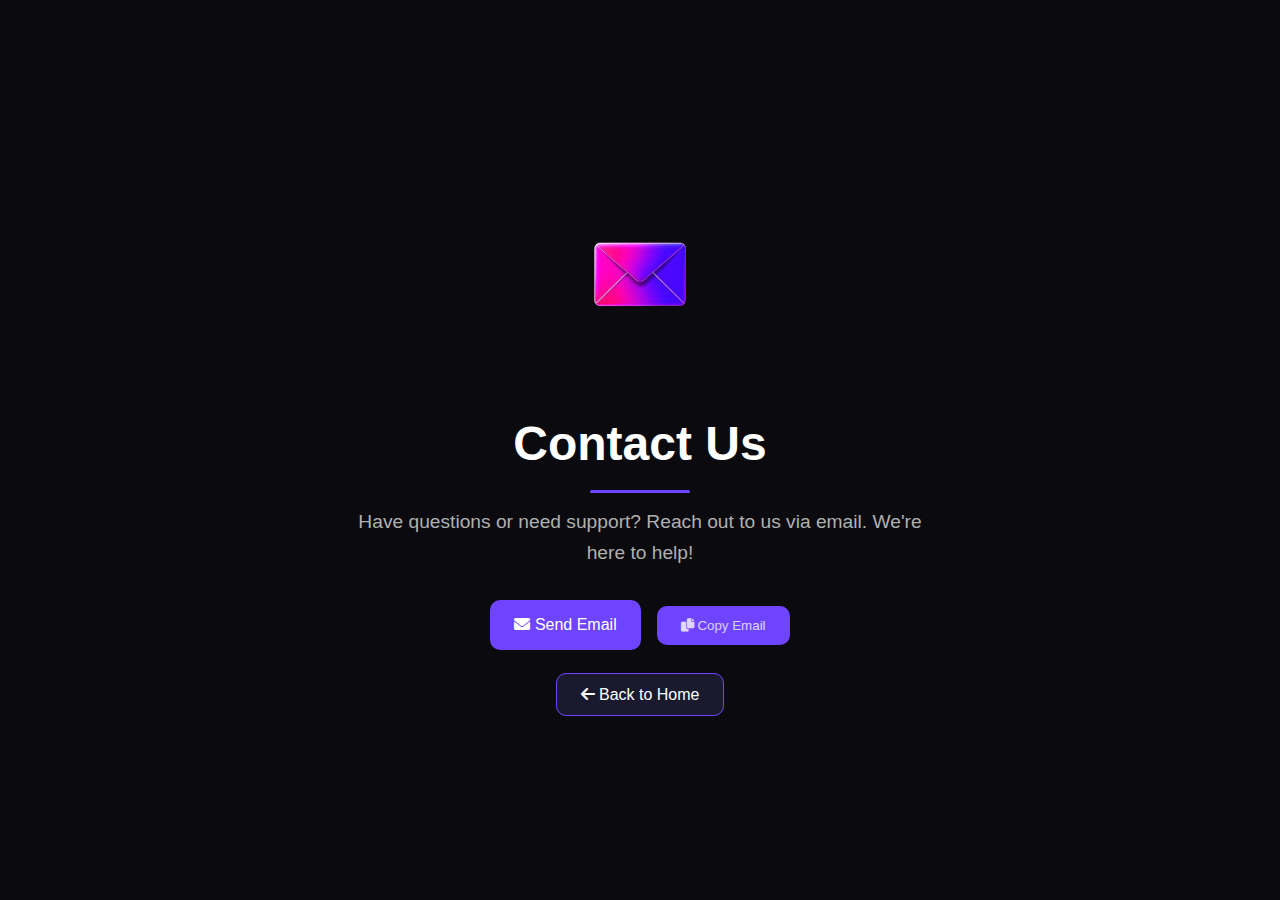
<file: contact/index.html>
<!DOCTYPE html>
<html lang="en">
<head>
  <link rel="icon" type="image/x-icon" href="../assets/LostCube.png">
  <meta charset="UTF-8">
  <meta name="viewport" content="width=device-width, initial-scale=1.0">
  <title>Contact Us - VoidSystems</title>
  <link rel="stylesheet" href="https://cdnjs.cloudflare.com/ajax/libs/font-awesome/6.0.0/css/all.min.css">
  <style>
    /* General Styles */
    :root {
      --primary: #6e44ff;
      --primary-dark: #5a2ee6;
      --background: #0a0a0f;
      --surface: #1a1a2e;
      --text: #ffffff;
      --text-secondary: #b0b0b0;
      --glow: rgba(110, 68, 255, 0.8);
      --transition-speed: 0.3s;
    }

    body {
      font-family: -apple-system, BlinkMacSystemFont, 'Segoe UI', Roboto, sans-serif;
      background-color: var(--background);
      color: var(--text);
      line-height: 1.6;
      margin: 0;
      padding: 0;
      display: flex;
      justify-content: center;
      align-items: center;
      min-height: 100vh;
    }

    .container {
      text-align: center;
      max-width: 600px;
      padding: 2rem;
    }

    .contact-image {
      width: 150px; /* Adjust the size as needed */
      height: 150px;
      border-radius: 50%;
      object-fit: cover;
      margin-bottom: 1.5rem;
      transition: transform var(--transition-speed) ease;
    }

    .contact-image:hover {
      transform: scale(1.1);
    }

    h1 {
      font-size: clamp(2rem, 5vw, 3rem);
      margin-bottom: 1.5rem;
      color: var(--text);
      position: relative;
    }

    h1::after {
      content: '';
      position: absolute;
      bottom: -10px;
      left: 50%;
      transform: translateX(-50%);
      width: 100px;
      height: 3px;
      background: var(--primary);
      border-radius: 2px;
    }

    p {
      font-size: clamp(1rem, 1.5vw, 1.2rem);
      color: var(--text-secondary);
      margin-bottom: 2rem;
    }

    .email-container {
      display: flex;
      justify-content: center;
      align-items: center;
      gap: 1rem;
      margin-bottom: 2rem;
    }

    .email-container a,
    .email-container button {
      padding: 0.75rem 1.5rem;
      background-color: var(--primary);
      color: var(--text);
      text-decoration: none;
      border-radius: 10px;
      font-weight: 500;
      transition: all var(--transition-speed) ease;
      border: none;
      cursor: pointer;
    }

    .email-container a:hover,
    .email-container button:hover {
      background-color: transparent;
      border: 1px solid var(--primary);
      transform: translateY(-2px);
      box-shadow: 0 5px 15px rgba(110, 68, 255, 0.4);
    }

    .email-container button {
      position: relative;
      overflow: hidden;
    }

    .email-container button::before {
      content: '';
      position: absolute;
      top: -50%;
      left: -50%;
      width: 200%;
      height: 200%;
      background: linear-gradient(
        45deg,
        transparent,
        rgba(110, 68, 255, 0.3),
        transparent
      );
      transform: rotate(45deg);
      animation: shimmer 3s linear infinite;
      z-index: 1;
    }

    @keyframes shimmer {
      0% {
        background-position: -200% center;
      }
      100% {
        background-position: 200% center;
      }
    }

    .notification {
      position: fixed;
      bottom: 20px;
      right: 20px;
      background-color: var(--primary);
      color: var(--text);
      padding: 0.75rem 1.5rem;
      border-radius: 10px;
      font-size: 0.9rem;
      opacity: 0;
      visibility: hidden;
      transition: opacity 0.3s ease, visibility 0.3s ease;
      z-index: 1000;
    }

    .notification.show {
      opacity: 1;
      visibility: visible;
    }

    .back-button {
      margin-top: 1.5rem;
    }

    .back-button a {
      padding: 0.75rem 1.5rem;
      background-color: var(--surface);
      color: var(--text);
      text-decoration: none;
      border-radius: 10px;
      font-weight: 500;
      transition: all var(--transition-speed) ease;
      border: 1px solid var(--primary);
    }

    .back-button a:hover {
      background-color: var(--primary);
      color: var(--text);
      transform: translateY(-2px);
      box-shadow: 0 5px 15px rgba(110, 68, 255, 0.4);
    }
  </style>
</head>
<body>
  <div class="container">
    <!-- Image Above Contact Us Text -->
    <img src="../assets/email.png" alt="Contact Us Image" class="contact-image">

    <h1>Contact Us</h1>
    <p>Have questions or need support? Reach out to us via email. We're here to help!</p>

    <!-- Email Buttons -->
    <div class="email-container">
      <a href="https://mail.google.com/" class="cta-button">
        <i class="fas fa-envelope"></i> Send Email
      </a>
      <button id="copyEmailBtn">
        <i class="fas fa-copy"></i> Copy Email
      </button>
    </div>

    <!-- Back to Home Button -->
    <div class="back-button">
      <a href="../">
        <i class="fas fa-arrow-left"></i> Back to Home
      </a>
    </div>
  </div>

  <!-- Notification -->
  <div id="notification" class="notification">Email copied to clipboard!</div>

  <script>
    // Copy Email Functionality
    const copyEmailBtn = document.getElementById('copyEmailBtn');
    const notification = document.getElementById('notification');

    copyEmailBtn.addEventListener('click', () => {
      const email = 'support@voidsystems.xyz';
      navigator.clipboard.writeText(email).then(() => {
        notification.classList.add('show');
        setTimeout(() => {
          notification.classList.remove('show');
        }, 3000);
      });
    });
  </script>
</body>
</html>
</file>
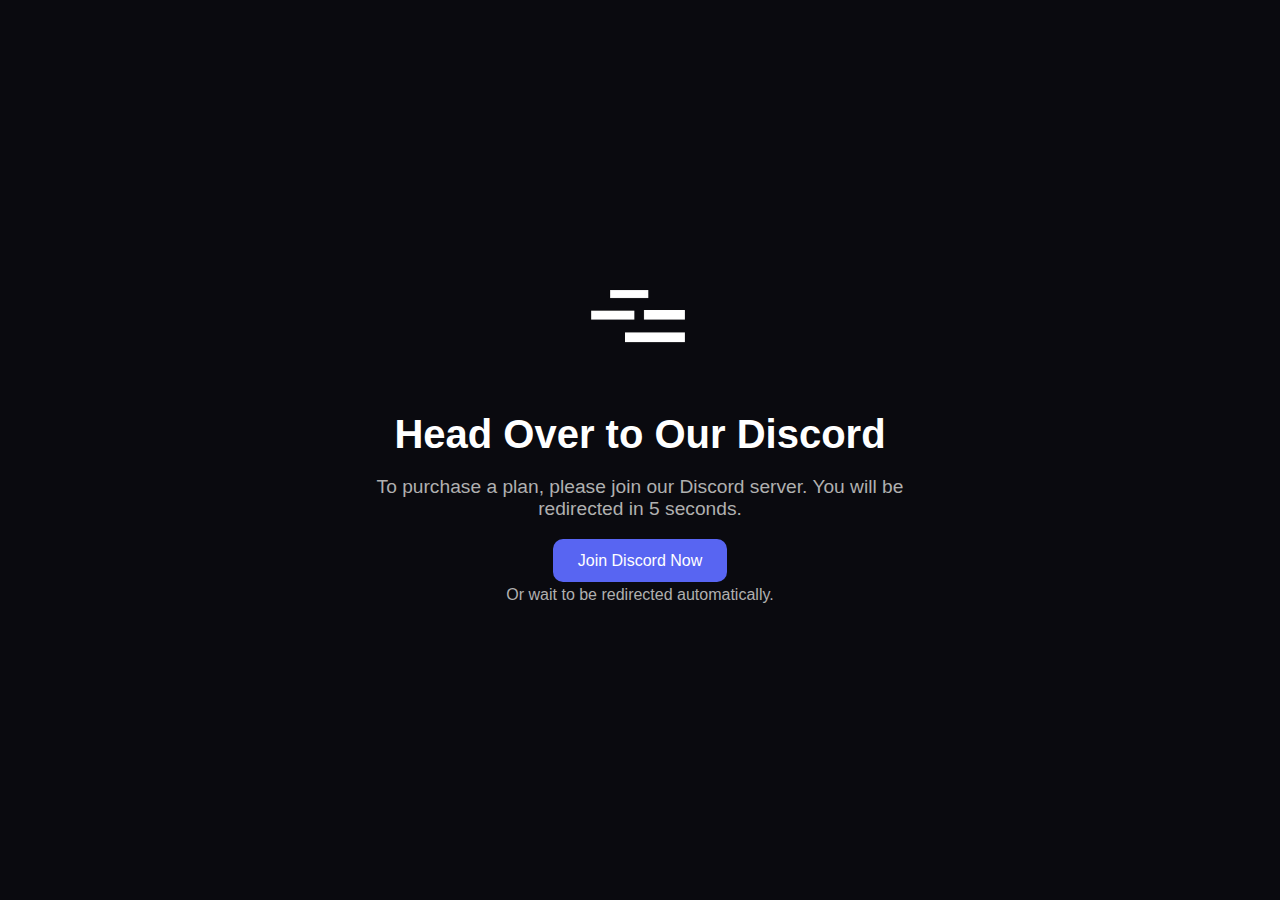
<file: discord/index.html>
<!DOCTYPE html>
<html lang="en">
<head>
  <link rel="icon" type="image/x-icon" href="../assets/LostCube.png">
  <meta charset="UTF-8">
  <meta name="viewport" content="width=device-width, initial-scale=1.0">
  <title>Purchase Plan - FlareBytes</title>
  <style>
    /* General Styles */
    body {
      margin: 0;
      padding: 0;
      font-family: -apple-system, BlinkMacSystemFont, 'Segoe UI', Roboto, sans-serif;
      background-color: #0a0a0f;
      color: #ffffff;
      display: flex;
      justify-content: center;
      align-items: center;
      height: 100vh;
      text-align: center;
    }

    .container {
      max-width: 600px;
      padding: 0 1rem;
    }

    .logo {
      max-width: 150px; /* Adjust the size of the logo */
      margin-bottom: 1rem;
    }

    h1 {
      font-size: 2.5rem;
      margin-bottom: 1rem;
      color: #ffffff;
    }

    p {
      font-size: 1.2rem;
      color: #b0b0b0;
      margin-bottom: 2rem;
    }

    .discord-button {
      padding: 0.75rem 1.5rem;
      background-color: #5865f2; /* Discord's brand color */
      color: #ffffff;
      text-decoration: none;
      border-radius: 10px;
      font-weight: 500;
      transition: all 0.3s ease;
      border: 1px solid transparent;
    }

    .discord-button:hover {
      background-color: transparent;
      border-color: #5865f2;
      transform: translateY(-2px);
      box-shadow: 0 5px 15px rgba(88, 101, 242, 0.4);
    }

    .countdown {
      font-size: 1rem;
      color: #b0b0b0;
      margin-top: 1rem;
    }
  </style>
</head>
<body>
  <div class="container">
    <!-- Add your logo here -->
    <img src="../assets/LostCube.png" alt="Logo" class="logo">
    
    <h1>Head Over to Our Discord</h1>
    <p>To purchase a plan, please join our Discord server. You will be redirected in <span id="countdown">5</span> seconds.</p>
    <a href="https://discord.gg/fCuvfbazmj" class="discord-button" target="_blank">Join Discord Now</a>
    <p class="countdown">Or wait to be redirected automatically.</p>
  </div>

  <!-- Auto-Redirect Script -->
  <script>
    // Countdown and redirect logic
    let seconds = 5;
    const countdownElement = document.getElementById('countdown');

    const countdownInterval = setInterval(() => {
      seconds--;
      countdownElement.textContent = seconds;

      if (seconds <= 0) {
        clearInterval(countdownInterval);
        window.location.href = 'https://discord.gg/fCuvfbazmj'; // Redirect URL
      }
    }, 1000);
  </script>
</body>
</html>
</file>
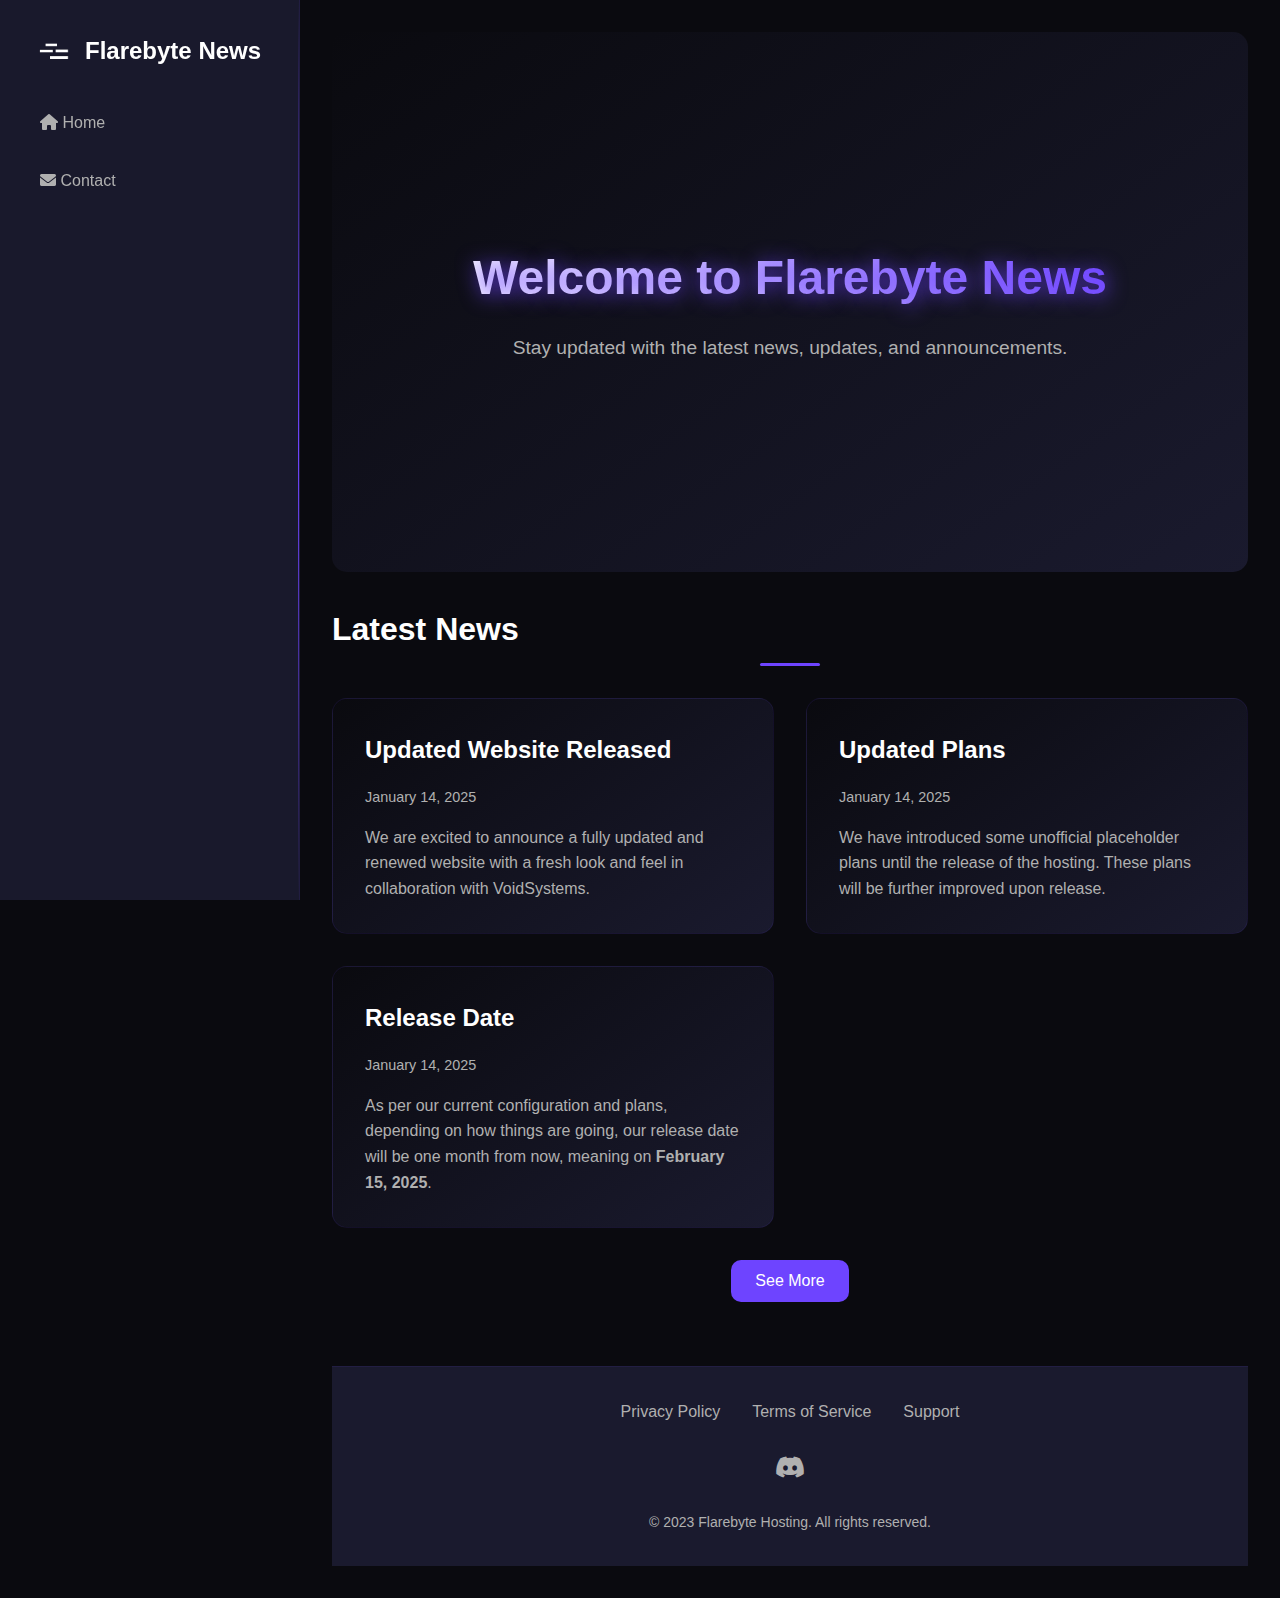
<file: news/index.html>
<!DOCTYPE html>
<html lang="en">
<head>
  <meta charset="UTF-8">
  <meta name="viewport" content="width=device-width, initial-scale=1.0">
  <title>Flarebyte News</title>
  <link rel="stylesheet" href="https://cdnjs.cloudflare.com/ajax/libs/font-awesome/6.0.0-beta3/css/all.min.css">
  <style>
    /* General Styles */
    :root {
      --primary: #6e44ff;
      --primary-dark: #5a2ee6;
      --background: #0a0a0f;
      --surface: #1a1a2e;
      --text: #ffffff;
      --text-secondary: #b0b0b0;
      --glow: rgba(110, 68, 255, 0.8);
      --transition-speed: 0.3s;
    }

    * {
      box-sizing: border-box;
      margin: 0;
      padding: 0;
    }

    body {
      font-family: -apple-system, BlinkMacSystemFont, 'Segoe UI', Roboto, sans-serif;
      background-color: var(--background);
      color: var(--text);
      line-height: 1.6;
      overflow-x: hidden;
    }

    a {
      text-decoration: none;
      color: inherit;
    }

    /* Sidebar */
    .sidebar {
      width: 300px;
      background-color: rgba(26, 26, 46, 0.95);
      padding: 2rem;
      height: 100vh;
      border-right: 1px solid rgba(110, 68, 255, 0.1);
      backdrop-filter: blur(10px);
      position: fixed;
      top: 0;
      left: 0;
      overflow-y: auto;
      z-index: 1000;
    }

    .sidebar::before {
      content: '';
      position: absolute;
      top: 0;
      right: 0;
      width: 1px;
      height: 100%;
      background: linear-gradient(to bottom, transparent, var(--primary), transparent);
    }

    .logo {
      display: flex;
      align-items: center;
      gap: 0.5rem;
      font-size: 1.5rem;
      font-weight: 700;
      color: var(--text);
      margin-bottom: 2rem;
    }

    .logo-img {
      width: 45px;
      height: auto;
      border-radius: 50%;
      transition: transform var(--transition-speed) ease;
    }

    .logo:hover .logo-img {
      transform: rotate(360deg);
    }

    .nav-links {
      display: flex;
      flex-direction: column;
      gap: 1rem;
    }

    .nav-links a {
      color: var(--text-secondary);
      font-weight: 500;
      padding: 0.5rem;
      border-radius: 8px;
      transition: all var(--transition-speed) ease;
    }

    .nav-links a:hover {
      color: var(--primary);
      background-color: rgba(110, 68, 255, 0.1);
      transform: translateX(5px);
    }

    /* Main Content */
    .main-content {
      margin-left: 300px;
      padding: 2rem;
    }

    /* Hero Section */
    .hero {
      min-height: 60vh;
      display: flex;
      align-items: center;
      justify-content: center;
      text-align: center;
      background: linear-gradient(145deg, var(--background), var(--surface));
      border-radius: 15px;
      padding: 2rem;
      margin-bottom: 2rem;
      position: relative;
      overflow: hidden;
    }

    .hero h1 {
      font-size: 3rem;
      background: linear-gradient(45deg, var(--text), var(--primary));
      -webkit-background-clip: text;
      background-clip: text;
      color: transparent;
      text-shadow: 2px 2px 20px var(--glow);
    }

    .hero p {
      font-size: 1.2rem;
      color: var(--text-secondary);
      margin-top: 1rem;
    }

    /* News Section */
    .news {
      margin-bottom: 4rem;
    }

    .news h2 {
      font-size: 2rem;
      margin-bottom: 2rem;
      color: var(--text);
      position: relative;
    }

    .news h2::after {
      content: '';
      display: block;
      width: 60px;
      height: 3px;
      background-color: var(--primary);
      margin: 0.5rem auto 0;
      border-radius: 2px;
    }

    .news-grid {
      display: grid;
      grid-template-columns: repeat(auto-fit, minmax(300px, 1fr));
      gap: 2rem;
    }

    .news-card {
      background: linear-gradient(145deg, var(--background), var(--surface));
      padding: 2rem;
      border-radius: 15px;
      transition: all var(--transition-speed) ease;
      border: 1px solid rgba(110, 68, 255, 0.1);
      animation: fadeInUp 0.5s ease-in-out;
    }

    @keyframes fadeInUp {
      from {
        opacity: 0;
        transform: translateY(20px);
      }
      to {
        opacity: 1;
        transform: translateY(0);
      }
    }

    .news-card:hover {
      transform: translateY(-10px);
      box-shadow: 0 10px 20px rgba(110, 68, 255, 0.2);
    }

    .news-card h3 {
      font-size: 1.5rem;
      margin-bottom: 1rem;
      color: var(--text);
    }

    .news-card .date {
      font-size: 0.9rem;
      color: var(--text-secondary);
      margin-bottom: 1rem;
    }

    .news-card p {
      font-size: 1rem;
      color: var(--text-secondary);
    }

    /* No Announcements Placeholder */
    .no-announcements {
      text-align: center;
      padding: 2rem;
      background: var(--surface);
      border-radius: 15px;
      border: 1px solid rgba(110, 68, 255, 0.1);
    }

    .no-announcements h3 {
      font-size: 1.5rem;
      color: var(--primary);
      margin-bottom: 0.5rem;
    }

    .no-announcements p {
      font-size: 1rem;
      color: var(--text-secondary);
      font-style: italic;
    }

    /* Footer */
    footer {
      padding: 2rem;
      background-color: var(--surface);
      text-align: center;
      border-top: 1px solid rgba(110, 68, 255, 0.1);
    }

    .footer-links {
      display: flex;
      justify-content: center;
      gap: 2rem;
      margin-bottom: 1.5rem;
    }

    .footer-links a {
      color: var(--text-secondary);
      transition: color var(--transition-speed) ease;
    }

    .footer-links a:hover {
      color: var(--primary);
    }

    .social-media {
      display: flex;
      justify-content: center;
      gap: 1.5rem;
      margin-bottom: 1.5rem;
    }

    .social-media a {
      color: var(--text-secondary);
      font-size: 1.5rem;
      transition: color var(--transition-speed) ease;
    }

    .social-media a:hover {
      color: var(--primary);
    }

    .copyright {
      font-size: 0.875rem;
      color: var(--text-secondary);
    }

    /* Responsive Design */
    @media (max-width: 768px) {
      .sidebar {
        width: 100%;
        height: auto;
        position: relative;
        margin-bottom: 2rem;
      }

      .main-content {
        margin-left: 0;
      }

      .hero h1 {
        font-size: 2rem;
      }

      .hero p {
        font-size: 1rem;
      }
    }
    /* See More Button */
.see-more-button {
  display: block;
  margin: 2rem auto 0;
  padding: 0.75rem 1.5rem;
  background-color: var(--primary);
  color: var(--text);
  border: none;
  border-radius: 10px;
  font-size: 1rem;
  font-weight: 500;
  cursor: pointer;
  transition: all var(--transition-speed) ease;
}
/* News Grid */
.news-grid {
  display: grid;
  grid-template-columns: repeat(auto-fit, minmax(300px, 1fr));
  gap: 2rem;
}

/* News Card */
.news-card {
  background: linear-gradient(145deg, var(--background), var(--surface));
  padding: 2rem;
  border-radius: 15px;
  transition: all var(--transition-speed) ease;
  border: 1px solid rgba(110, 68, 255, 0.1);
}

.news-card:hover {
  transform: translateY(-10px);
  box-shadow: 0 10px 20px rgba(110, 68, 255, 0.2);
}

.news-card h3 {
  font-size: 1.5rem;
  margin-bottom: 1rem;
  color: var(--text);
}

.news-card .date {
  font-size: 0.9rem;
  color: var(--text-secondary);
  margin-bottom: 1rem;
}

.news-card p {
  font-size: 1rem;
  color: var(--text-secondary);
}

/* Hidden Announcements */
.hidden-announcements {
  display: none; /* Hidden by default */
  width: 100%;
  grid-column: 1 / -1; /* Span all columns */
}

/* Show hidden announcements when toggled */
.hidden-announcements.visible {
  display: block;
}

.see-more-button:hover {
  background-color: var(--primary-dark);
  transform: translateY(-2px);
  box-shadow: 0 5px 15px rgba(110, 68, 255, 0.4);
}
  </style>
<script>
  document.addEventListener('DOMContentLoaded', function () {
    const seeMoreBtn = document.getElementById('see-more-btn');
    const hiddenAnnouncements = document.querySelector('.hidden-announcements');

    seeMoreBtn.addEventListener('click', function () {
      if (hiddenAnnouncements.style.display === 'none') {
        hiddenAnnouncements.style.display = 'block';
        seeMoreBtn.textContent = 'See Less';
      } else {
        hiddenAnnouncements.style.display = 'none';
        seeMoreBtn.textContent = 'See More';
      }
    });
  });
</script>
  <link rel="icon" type="image/x-icon" href="../assets/LostCube.png">
</head>
<body>
  <!-- Sidebar -->
  <div class="sidebar">
    <div class="logo">
      <img src="../assets/LostCube.png" alt="Flarebyte Hosting Logo" class="logo-img">
      <span>Flarebyte News</span>
    </div>
    <nav class="nav-links">
      <a href="../"><i class="fas fa-home"></i> Home</a>
      <a href="../contact/"><i class="fas fa-envelope"></i> Contact</a>
    </nav>
  </div>

  <!-- Main Content -->
  <div class="main-content">
    <!-- Hero Section -->
    <section class="hero">
      <div class="hero-content">
        <h1>Welcome to Flarebyte News</h1>
        <p>Stay updated with the latest news, updates, and announcements.</p>
      </div>
    </section>

<!-- News Section -->
<section class="news">
  <h2>Latest News</h2>
  <div class="news-grid">
    <!-- Visible Announcements -->
    <article class="news-card">
      <h3>Updated Website Released</h3>
      <p class="date">January 14, 2025</p>
      <p>We are excited to announce a fully updated and renewed website with a fresh look and feel in collaboration with VoidSystems.</p>
    </article>

    <article class="news-card">
      <h3>Updated Plans</h3>
      <p class="date">January 14, 2025</p>
      <p>We have introduced some unofficial placeholder plans until the release of the hosting. These plans will be further improved upon release.</p>
    </article>

    <article class="news-card">
      <h3>Release Date</h3>
      <p class="date">January 14, 2025</p>
      <p>As per our current configuration and plans, depending on how things are going, our release date will be one month from now, meaning on <strong>February 15, 2025</strong>.</p>
    </article>

    <!-- Hidden Announcements -->
    <div class="hidden-announcements" style="display: none;">
      <article class="news-card">
        <h3>New Partnership with VoidSystems</h3>
        <p class="date">February 1, 2025</p>
        <p>
          We are thrilled to announce a new partnership with VoidSystems! This collaboration will bring cutting-edge technology and innovative solutions to Flarebyte Hosting. Stay tuned for exciting updates and new features!
        </p>
      </article>

      <article class="news-card">
        <h3>Exclusive Early-Bird Discounts</h3>
        <p class="date">February 5, 2025</p>
        <p>
          To celebrate our upcoming launch, we're offering exclusive early-bird discounts to our loyal community. Don't miss out on these limited-time offers!
        </p>
      </article>
      
      <article class="news-card">
        <h3>New Owner</h3>
        <p class="date">February 5, 2025</p>
        <p>
          To Celebrate Flux Obtaining the Ownership Of flarebyte he will be moving it into the hands of voidsystems
        </p>
      </article>
    </div>
  </div>

  <!-- See More Button -->
  <button id="see-more-btn" class="see-more-button">See More</button>
</section>
    <!-- Footer -->
    <footer>
      <div class="footer-content">
        <div class="footer-links">
          <a href="../unavailable/404.html">Privacy Policy</a>
          <a href="../unavailable/404.html">Terms of Service</a>
          <a href="../contact/index.html">Support</a>
        </div>
        <div class="social-media">
          <a href="../discord/index.html"><i class="fab fa-discord"></i></a>
        </div>
        <p class="copyright">&copy; 2023 Flarebyte Hosting. All rights reserved.</p>
      </div>
    </footer>
  </div>
</body>
</html>
</file>
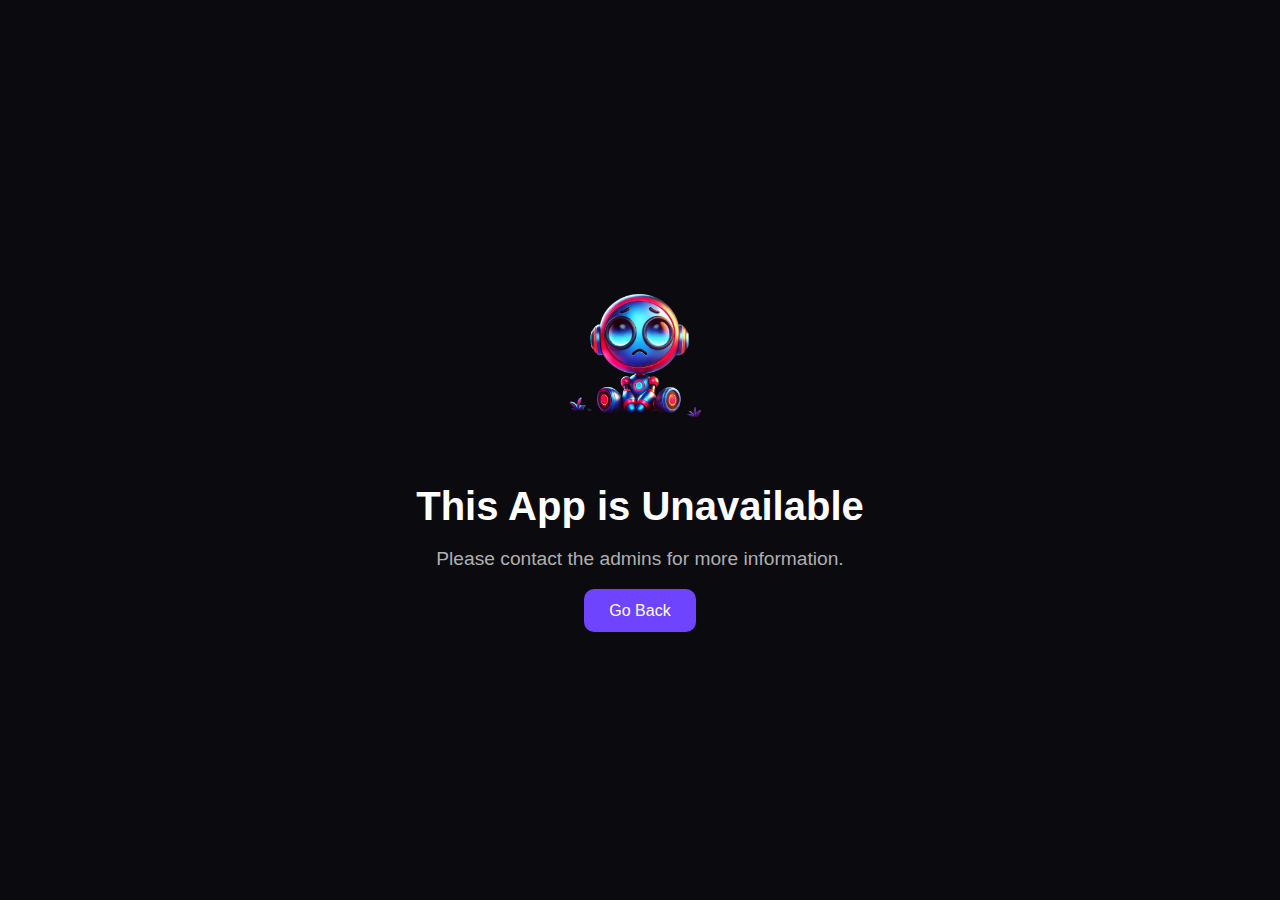
<file: unavailable/app.html>
<!DOCTYPE html>
<html lang="en">
<head>
  <link rel="icon" type="image/x-icon" href="../assets/LostCube.png">
  <meta charset="UTF-8">
  <meta name="viewport" content="width=device-width, initial-scale=1.0">
  <title>App Unavailable - FlareBytes</title>
  <style>
    /* General Styles */
    body {
      margin: 0;
      padding: 0;
      font-family: -apple-system, BlinkMacSystemFont, 'Segoe UI', Roboto, sans-serif;
      background-color: #0a0a0f;
      color: #ffffff;
      display: flex;
      justify-content: center;
      align-items: center;
      height: 100vh;
      text-align: center;
    }

    .container {
      max-width: 600px;
      padding: 0 1rem;
    }

    .unavailable-image {
      width: 150px; /* Adjust size as needed */
      height: 150px; /* Adjust size as needed */
      margin-bottom: 1.5rem;
      object-fit: cover; /* Ensures the image fits well */
    }

    h1 {
      font-size: 2.5rem;
      margin-bottom: 1rem;
      color: #ffffff;
    }

    p {
      font-size: 1.2rem;
      color: #b0b0b0;
      margin-bottom: 2rem;
    }

    .home-button {
      padding: 0.75rem 1.5rem;
      background-color: #6e44ff;
      color: #ffffff;
      text-decoration: none;
      border-radius: 10px;
      font-weight: 500;
      transition: all 0.3s ease;
      border: 1px solid transparent;
    }

    .home-button:hover {
      background-color: transparent;
      border-color: #6e44ff;
      transform: translateY(-2px);
      box-shadow: 0 5px 15px rgba(110, 68, 255, 0.4);
    }
  </style>
</head>
<body>
  <div class="container">
    <!-- Plain Image Above the Message -->
    <img src="../assets/sad.png" alt="Unavailable" class="unavailable-image">
    <h1>This App is Unavailable</h1>
    <p>Please contact the admins for more information.</p>
    <a href="../" class="home-button">Go Back</a>
  </div>
</body>
</html>
</file>
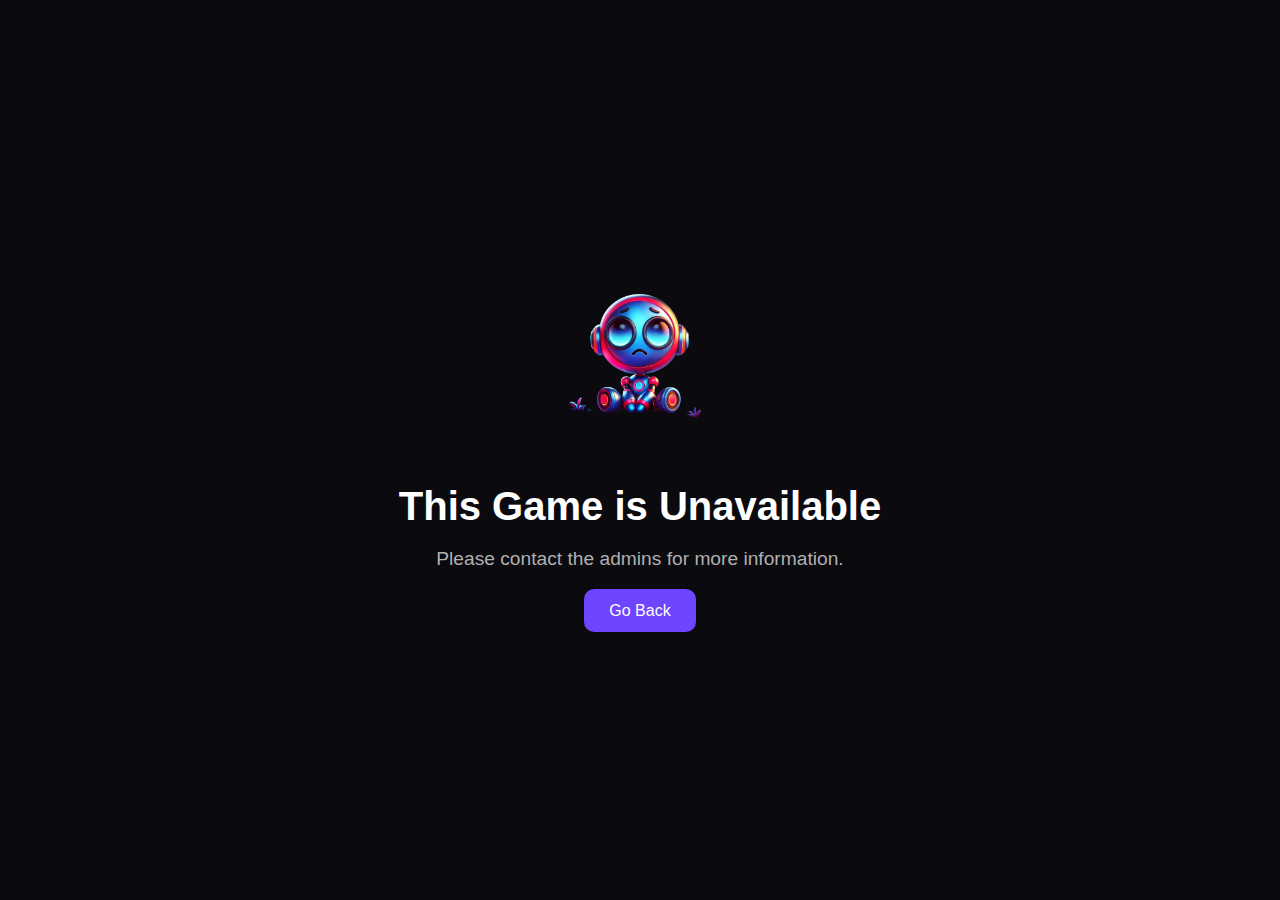
<file: unavailable/game.html>
<!DOCTYPE html>
<html lang="en">
<head>
  <link rel="icon" type="image/x-icon" href="../assets/LostCube.png">
  <meta charset="UTF-8">
  <meta name="viewport" content="width=device-width, initial-scale=1.0">
  <title>Game Unavailable - FlareBytes</title>
  <style>
    /* General Styles */
    body {
      margin: 0;
      padding: 0;
      font-family: -apple-system, BlinkMacSystemFont, 'Segoe UI', Roboto, sans-serif;
      background-color: #0a0a0f;
      color: #ffffff;
      display: flex;
      justify-content: center;
      align-items: center;
      height: 100vh;
      text-align: center;
    }

    .container {
      max-width: 600px;
      padding: 0 1rem;
    }

    .unavailable-image {
      width: 150px; /* Adjust size as needed */
      height: 150px; /* Adjust size as needed */
      margin-bottom: 1.5rem;
      object-fit: cover; /* Ensures the image fits well */
    }

    h1 {
      font-size: 2.5rem;
      margin-bottom: 1rem;
      color: #ffffff;
    }

    p {
      font-size: 1.2rem;
      color: #b0b0b0;
      margin-bottom: 2rem;
    }

    .home-button {
      padding: 0.75rem 1.5rem;
      background-color: #6e44ff;
      color: #ffffff;
      text-decoration: none;
      border-radius: 10px;
      font-weight: 500;
      transition: all 0.3s ease;
      border: 1px solid transparent;
    }

    .home-button:hover {
      background-color: transparent;
      border-color: #6e44ff;
      transform: translateY(-2px);
      box-shadow: 0 5px 15px rgba(110, 68, 255, 0.4);
    }
  </style>
</head>
<body>
  <div class="container">
    <!-- Plain Image Above the Message -->
    <img src="../assets/sad.png" alt="Unavailable" class="unavailable-image">
    <h1>This Game is Unavailable</h1>
    <p>Please contact the admins for more information.</p>
    <a href="../games/" class="home-button">Go Back</a>
  </div>
</body>
</html>
</file>
